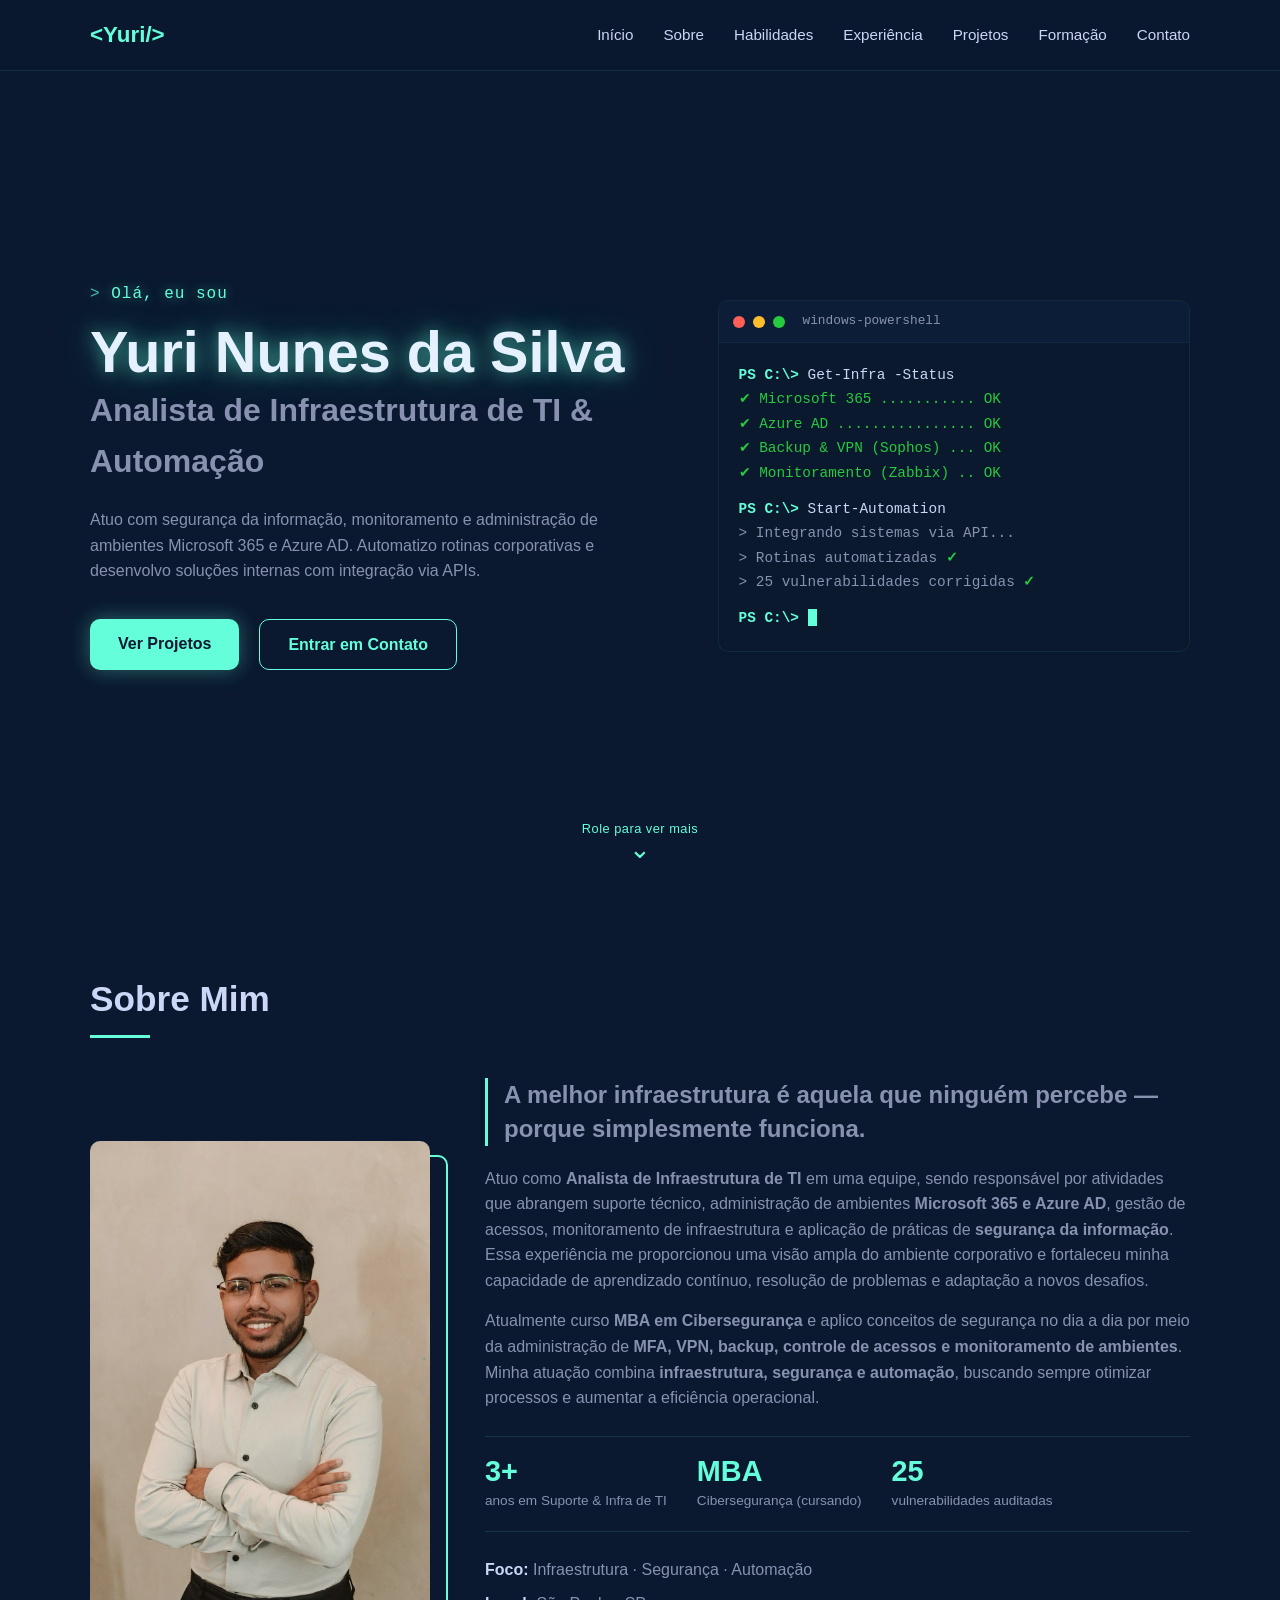
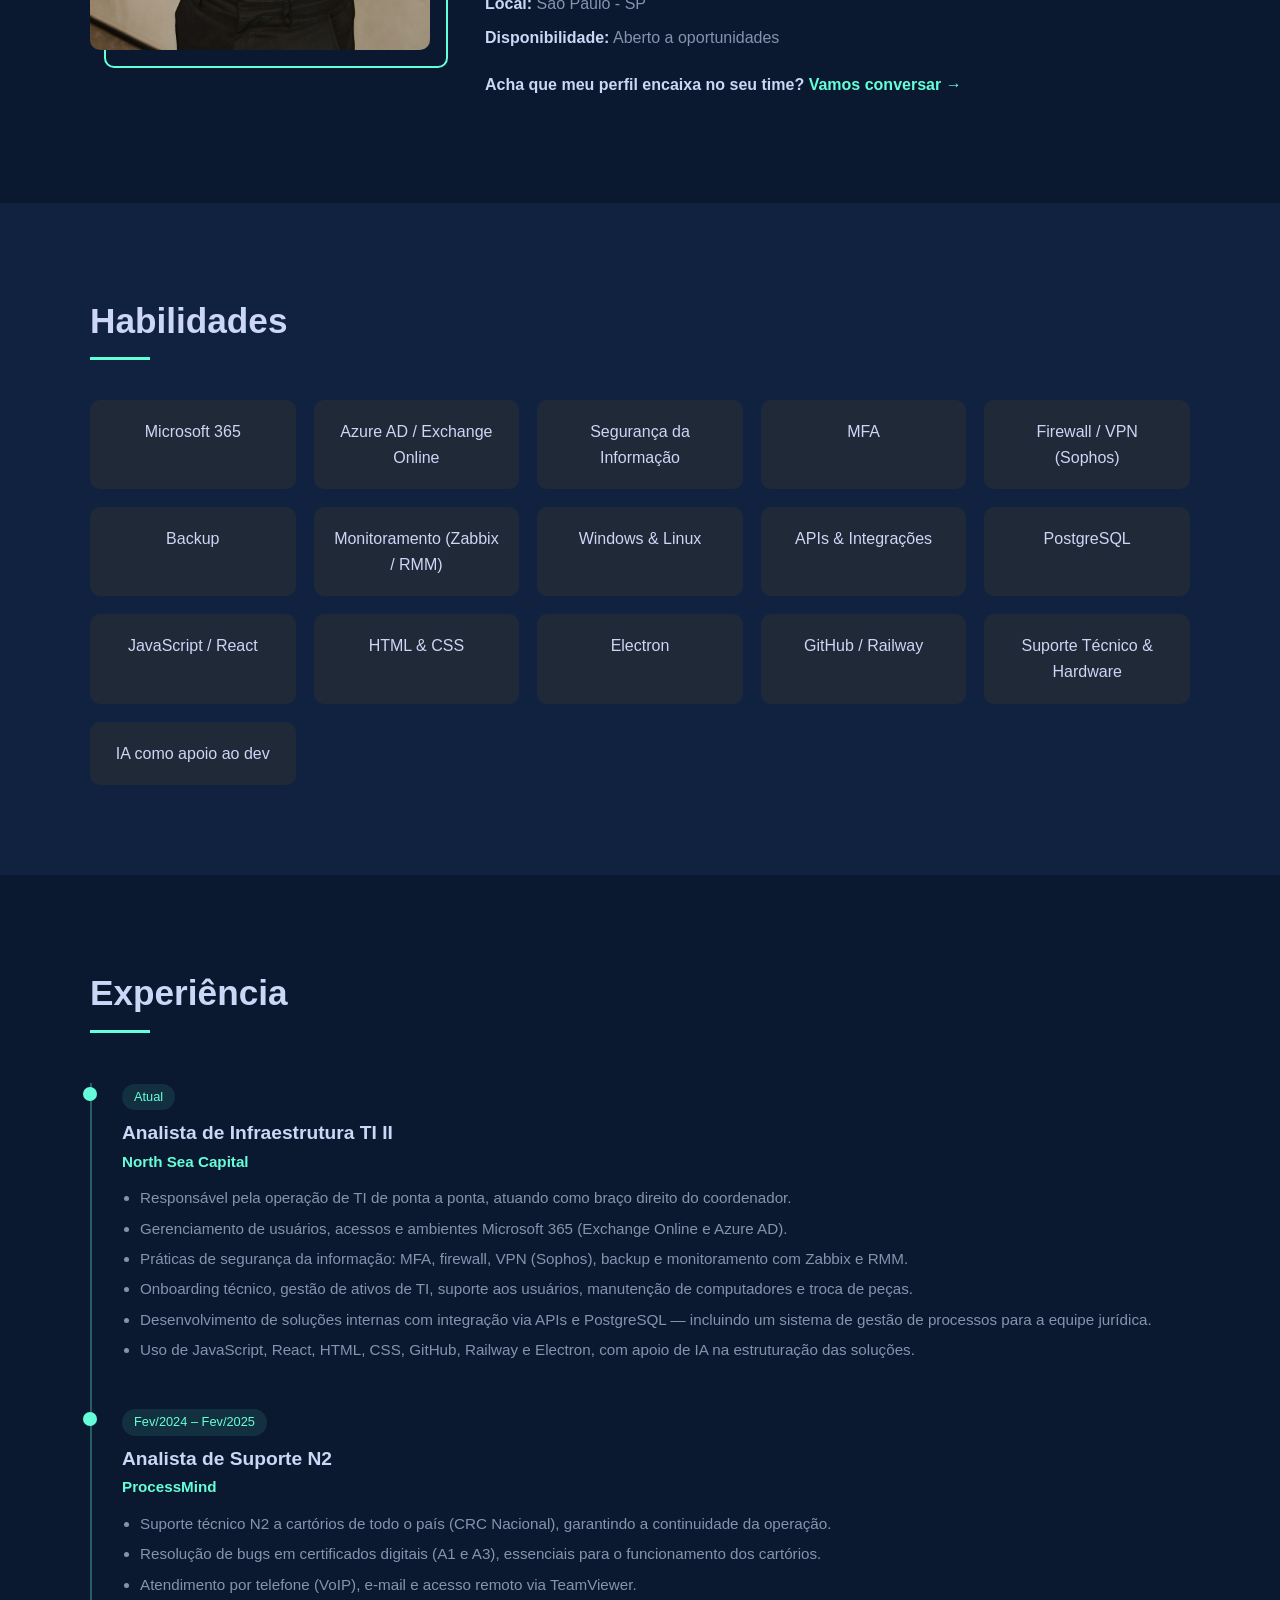
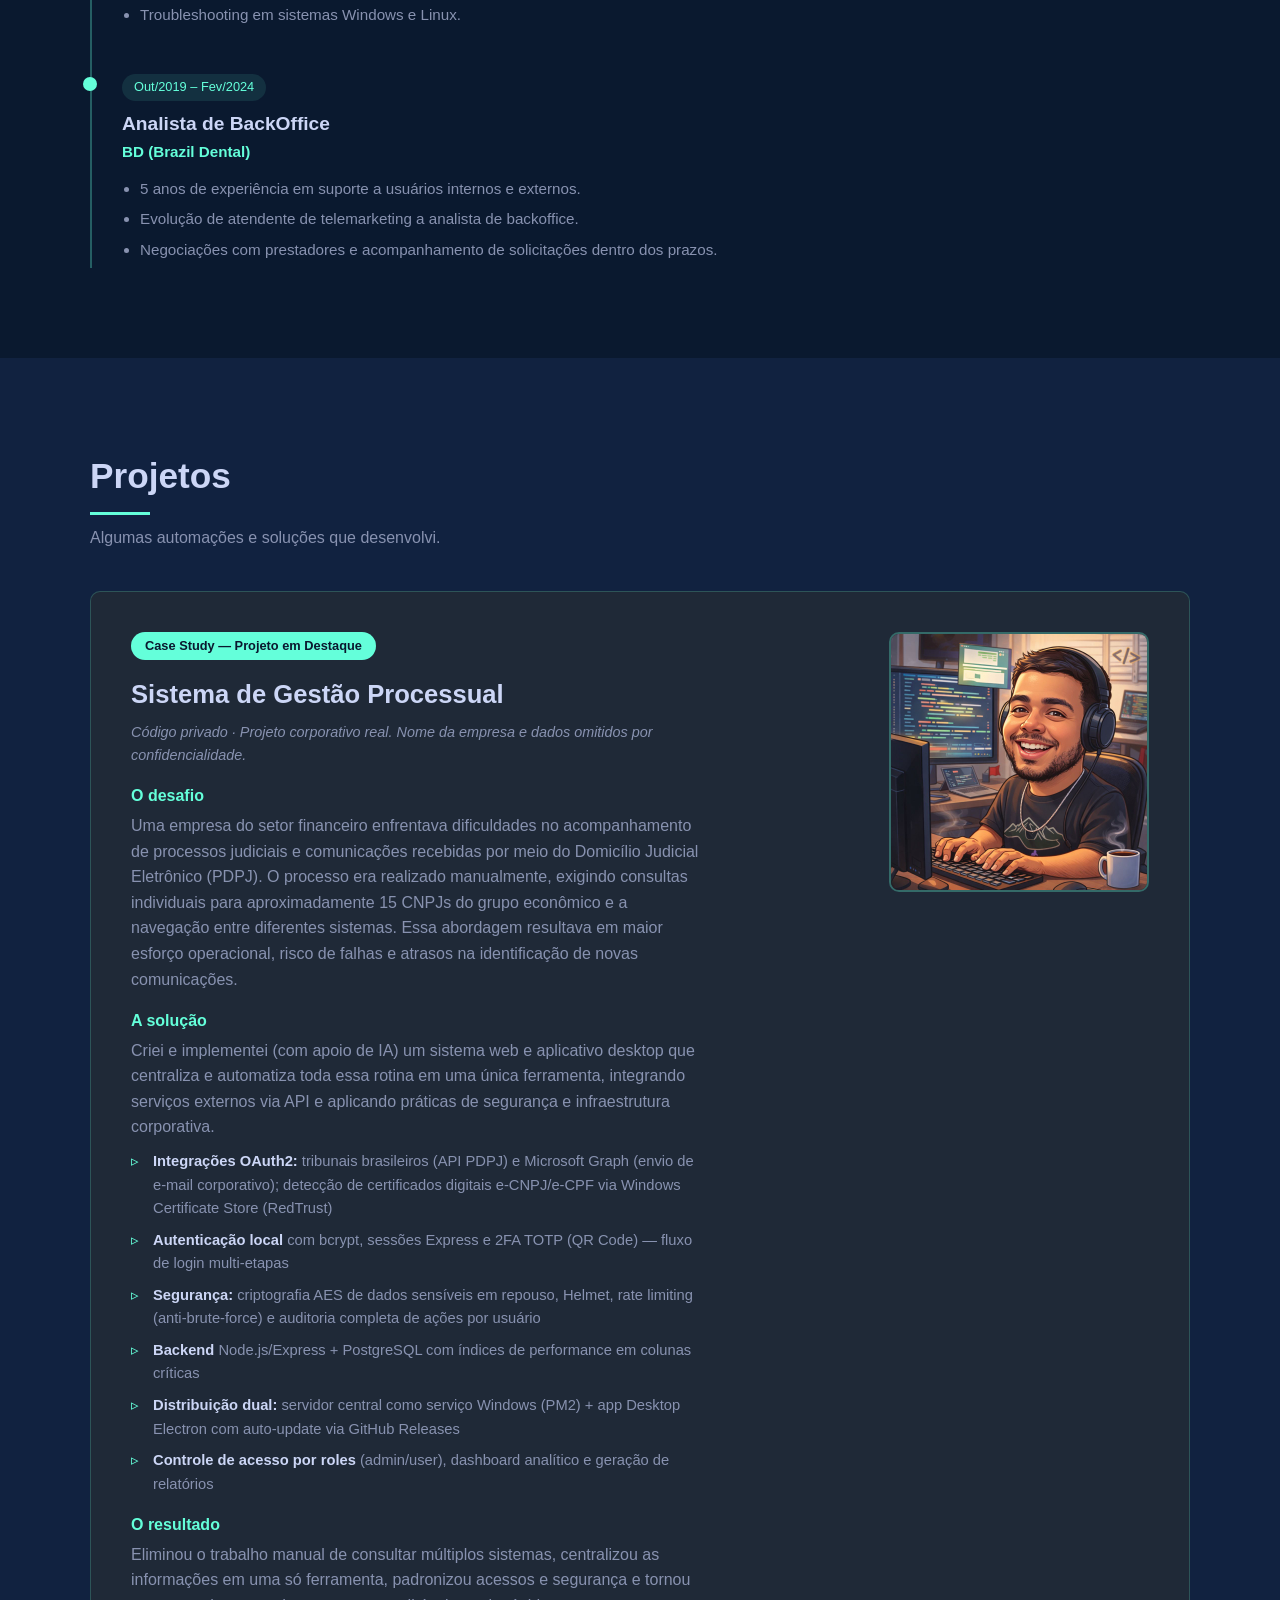
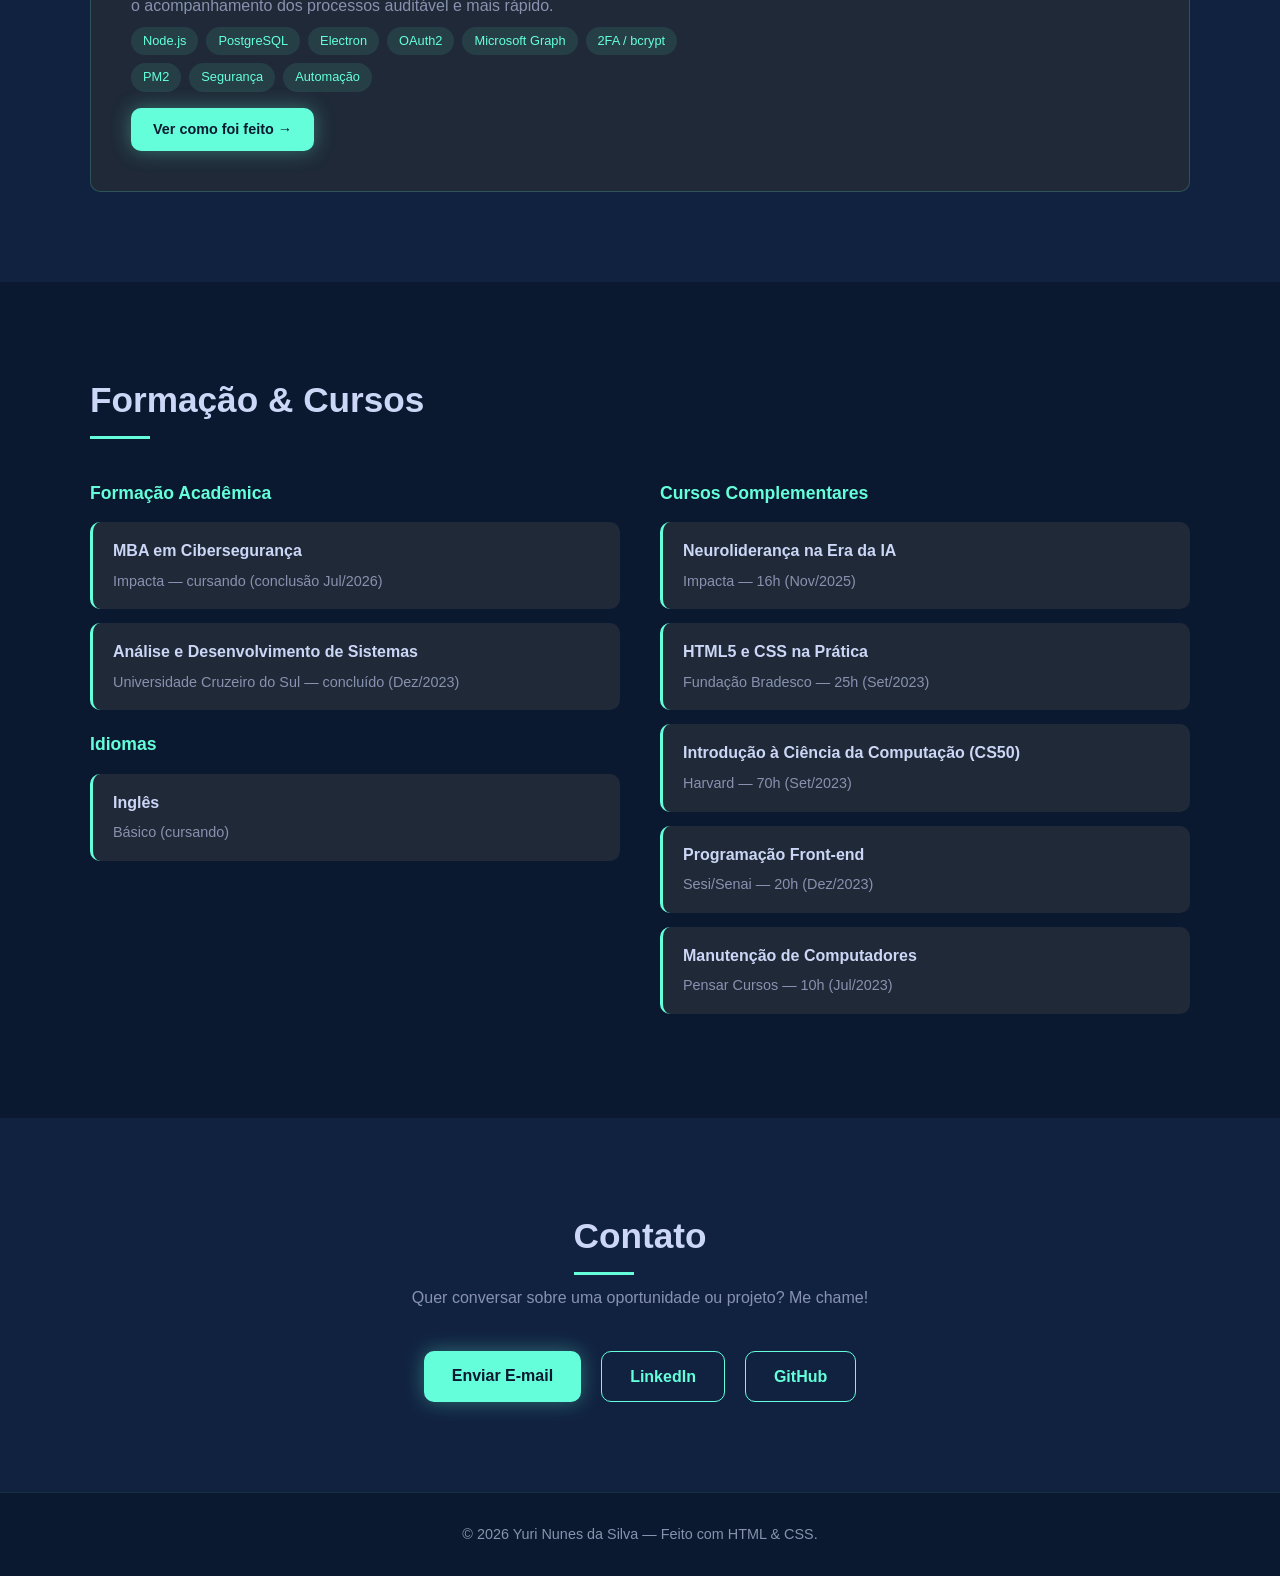
<file: index.html>
<!DOCTYPE html>
<html lang="pt-BR">
<head>
  <meta charset="UTF-8">
  <meta name="viewport" content="width=device-width, initial-scale=1.0">
  <title>Yuri Nunes | Infraestrutura de TI & Automação</title>
  <link rel="stylesheet" href="style.css">
</head>
<body>

  <!-- ================= HEADER / MENU ================= -->
  <header class="header">
    <nav class="nav container">
      <a href="#inicio" class="logo">&lt;Yuri/&gt;</a>
      <ul class="nav-links">
        <li><a href="#inicio">Início</a></li>
        <li><a href="#sobre">Sobre</a></li>
        <li><a href="#skills">Habilidades</a></li>
        <li><a href="#experiencia">Experiência</a></li>
        <li><a href="#projetos">Projetos</a></li>
        <li><a href="#formacao">Formação</a></li>
        <li><a href="#contato">Contato</a></li>
      </ul>
    </nav>
  </header>

  <!-- ================= HERO / INÍCIO ================= -->
  <section id="inicio" class="hero">
    <div class="container hero-grid">
      <div class="hero-content">
        <p class="hero-hello">Olá, eu sou</p>
        <h1 class="hero-name">Yuri Nunes da Silva</h1>
        <h2 class="hero-role">Analista de Infraestrutura de TI &amp; Automação</h2>
        <p class="hero-desc">
          Atuo com segurança da informação, monitoramento e administração de
          ambientes Microsoft 365 e Azure AD. Automatizo rotinas corporativas
          e desenvolvo soluções internas com integração via APIs.
        </p>
        <div class="hero-buttons">
          <a href="#projetos" class="btn btn-primary">Ver Projetos</a>
          <a href="#contato" class="btn btn-outline">Entrar em Contato</a>
        </div>
      </div>

      <!-- Terminal decorativo (estilo PowerShell) -->
      <div class="terminal" aria-hidden="true">
        <div class="terminal-bar">
          <span class="dot red"></span>
          <span class="dot yellow"></span>
          <span class="dot green"></span>
          <span class="terminal-title">windows-powershell</span>
        </div>
        <div class="terminal-body">
          <p><span class="t-prompt">PS C:\&gt;</span> <span class="t-cmd">Get-Infra -Status</span></p>
          <p class="t-ok">✔ Microsoft 365 ........... OK</p>
          <p class="t-ok">✔ Azure AD ................ OK</p>
          <p class="t-ok">✔ Backup &amp; VPN (Sophos) ... OK</p>
          <p class="t-ok">✔ Monitoramento (Zabbix) .. OK</p>
          <p class="t-blank">&nbsp;</p>
          <p><span class="t-prompt">PS C:\&gt;</span> <span class="t-cmd">Start-Automation</span></p>
          <p class="t-out">&gt; Integrando sistemas via API...</p>
          <p class="t-out">&gt; Rotinas automatizadas <span class="t-ok-inline">✓</span></p>
          <p class="t-out">&gt; 25 vulnerabilidades corrigidas <span class="t-ok-inline">✓</span></p>
          <p class="t-blank">&nbsp;</p>
          <p><span class="t-prompt">PS C:\&gt;</span> <span class="t-cursor"></span></p>
        </div>
      </div>
    </div>

    <a href="#sobre" class="scroll-cue" aria-label="Role para baixo para ver mais">
      <span class="scroll-cue-text">Role para ver mais</span>
      <span class="scroll-cue-arrow">⌄</span>
    </a>
  </section>

  <!-- ================= SOBRE ================= -->
  <section id="sobre" class="section">
    <div class="container">
      <h2 class="section-title">Sobre Mim</h2>
      <div class="sobre-grid">
        <div class="sobre-foto">
          <img src="yuri-profissional.jpeg" alt="Foto profissional de Yuri Nunes da Silva">
        </div>
        <div class="sobre-texto">
          <p class="sobre-headline">
            A melhor infraestrutura é aquela que ninguém percebe —
            porque simplesmente funciona.
          </p>
          <p>
            Atuo como <strong>Analista de Infraestrutura de TI</strong> em uma equipe,
            sendo responsável por atividades que abrangem suporte técnico, administração de
            ambientes <strong>Microsoft 365 e Azure AD</strong>, gestão de acessos, monitoramento
            de infraestrutura e aplicação de práticas de <strong>segurança da informação</strong>.
            Essa experiência me proporcionou uma visão ampla do ambiente corporativo e fortaleceu
            minha capacidade de aprendizado contínuo, resolução de problemas e adaptação a novos desafios.
          </p>
          <p>
            Atualmente curso <strong>MBA em Cibersegurança</strong> e aplico conceitos de segurança
            no dia a dia por meio da administração de <strong>MFA, VPN, backup, controle de acessos
            e monitoramento de ambientes</strong>. Minha atuação combina <strong>infraestrutura,
            segurança e automação</strong>, buscando sempre otimizar processos e aumentar a
            eficiência operacional.
          </p>

          <!-- Destaques rápidos -->
          <div class="sobre-destaques">
            <div class="destaque-item"><span class="destaque-num">3+</span><span class="destaque-txt">anos em Suporte &amp; Infra de TI</span></div>
            <div class="destaque-item"><span class="destaque-num">MBA</span><span class="destaque-txt">Cibersegurança (cursando)</span></div>
            <div class="destaque-item"><span class="destaque-num">25</span><span class="destaque-txt">vulnerabilidades auditadas</span></div>
          </div>

          <ul class="sobre-info">
            <li><strong>Foco:</strong> Infraestrutura · Segurança · Automação</li>
            <li><strong>Local:</strong> São Paulo - SP</li>
            <li><strong>Disponibilidade:</strong> Aberto a oportunidades</li>
          </ul>

          <p class="sobre-cta">
            Acha que meu perfil encaixa no seu time?
            <a href="#contato">Vamos conversar →</a>
          </p>
        </div>
      </div>
    </div>
  </section>

  <!-- ================= HABILIDADES ================= -->
  <section id="skills" class="section section-alt">
    <div class="container">
      <h2 class="section-title">Habilidades</h2>
      <div class="skills-grid">
        <div class="skill-card">Microsoft 365</div>
        <div class="skill-card">Azure AD / Exchange Online</div>
        <div class="skill-card">Segurança da Informação</div>
        <div class="skill-card">MFA</div>
        <div class="skill-card">Firewall / VPN (Sophos)</div>
        <div class="skill-card">Backup</div>
        <div class="skill-card">Monitoramento (Zabbix / RMM)</div>
        <div class="skill-card">Windows &amp; Linux</div>
        <div class="skill-card">APIs &amp; Integrações</div>
        <div class="skill-card">PostgreSQL</div>
        <div class="skill-card">JavaScript / React</div>
        <div class="skill-card">HTML &amp; CSS</div>
        <div class="skill-card">Electron</div>
        <div class="skill-card">GitHub / Railway</div>
        <div class="skill-card">Suporte Técnico &amp; Hardware</div>
        <div class="skill-card">IA como apoio ao dev</div>
      </div>
    </div>
  </section>

  <!-- ================= EXPERIÊNCIA ================= -->
  <section id="experiencia" class="section">
    <div class="container">
      <h2 class="section-title">Experiência</h2>
      <div class="timeline">

        <div class="timeline-item">
          <span class="timeline-date">Atual</span>
          <h3>Analista de Infraestrutura TI II</h3>
          <span class="timeline-company">North Sea Capital</span>
          <ul>
            <li>Responsável pela operação de TI de ponta a ponta, atuando como braço direito do coordenador.</li>
            <li>Gerenciamento de usuários, acessos e ambientes Microsoft 365 (Exchange Online e Azure AD).</li>
            <li>Práticas de segurança da informação: MFA, firewall, VPN (Sophos), backup e monitoramento com Zabbix e RMM.</li>
            <li>Onboarding técnico, gestão de ativos de TI, suporte aos usuários, manutenção de computadores e troca de peças.</li>
            <li>Desenvolvimento de soluções internas com integração via APIs e PostgreSQL — incluindo um sistema de gestão de processos para a equipe jurídica.</li>
            <li>Uso de JavaScript, React, HTML, CSS, GitHub, Railway e Electron, com apoio de IA na estruturação das soluções.</li>
          </ul>
        </div>

        <div class="timeline-item">
          <span class="timeline-date">Fev/2024 – Fev/2025</span>
          <h3>Analista de Suporte N2</h3>
          <span class="timeline-company">ProcessMind</span>
          <ul>
            <li>Suporte técnico N2 a cartórios de todo o país (CRC Nacional), garantindo a continuidade da operação.</li>
            <li>Resolução de bugs em certificados digitais (A1 e A3), essenciais para o funcionamento dos cartórios.</li>
            <li>Atendimento por telefone (VoIP), e-mail e acesso remoto via TeamViewer.</li>
            <li>Troubleshooting em sistemas Windows e Linux.</li>
          </ul>
        </div>

        <div class="timeline-item">
          <span class="timeline-date">Out/2019 – Fev/2024</span>
          <h3>Analista de BackOffice</h3>
          <span class="timeline-company">BD (Brazil Dental)</span>
          <ul>
            <li>5 anos de experiência em suporte a usuários internos e externos.</li>
            <li>Evolução de atendente de telemarketing a analista de backoffice.</li>
            <li>Negociações com prestadores e acompanhamento de solicitações dentro dos prazos.</li>
          </ul>
        </div>

      </div>
    </div>
  </section>

  <!-- ================= PROJETOS ================= -->
  <section id="projetos" class="section section-alt">
    <div class="container">
      <h2 class="section-title">Projetos</h2>
      <p class="section-subtitle">Algumas automações e soluções que desenvolvi.</p>

      <!-- PROJETO EM DESTAQUE (CASE STUDY ANONIMIZADO) -->
      <article class="projeto-destaque">
        <div class="destaque-info">
          <span class="destaque-badge">Case Study — Projeto em Destaque</span>
          <h3>Sistema de Gestão Processual</h3>
          <p class="destaque-contexto">
            <em>Código privado · Projeto corporativo real. Nome da empresa e dados omitidos por confidencialidade.</em>
          </p>

          <h4 class="cs-label">O desafio</h4>
          <p>
            Uma empresa do setor financeiro enfrentava dificuldades no acompanhamento de
            processos judiciais e comunicações recebidas por meio do Domicílio Judicial
            Eletrônico (PDPJ). O processo era realizado manualmente, exigindo consultas
            individuais para aproximadamente 15 CNPJs do grupo econômico e a navegação entre
            diferentes sistemas. Essa abordagem resultava em maior esforço operacional, risco
            de falhas e atrasos na identificação de novas comunicações.
          </p>

          <h4 class="cs-label">A solução</h4>
          <p>
            Criei e implementei (com apoio de IA) um sistema web e aplicativo
            desktop que centraliza e automatiza toda essa rotina em uma única ferramenta,
            integrando serviços externos via API e aplicando práticas de segurança e
            infraestrutura corporativa.
          </p>
          <ul class="destaque-features">
            <li><strong>Integrações OAuth2:</strong> tribunais brasileiros (API PDPJ) e Microsoft Graph (envio de e-mail corporativo); detecção de certificados digitais e-CNPJ/e-CPF via Windows Certificate Store (RedTrust)</li>
            <li><strong>Autenticação local</strong> com bcrypt, sessões Express e 2FA TOTP (QR Code) — fluxo de login multi-etapas</li>
            <li><strong>Segurança:</strong> criptografia AES de dados sensíveis em repouso, Helmet, rate limiting (anti-brute-force) e auditoria completa de ações por usuário</li>
            <li><strong>Backend</strong> Node.js/Express + PostgreSQL com índices de performance em colunas críticas</li>
            <li><strong>Distribuição dual:</strong> servidor central como serviço Windows (PM2) + app Desktop Electron com auto-update via GitHub Releases</li>
            <li><strong>Controle de acesso por roles</strong> (admin/user), dashboard analítico e geração de relatórios</li>
          </ul>

          <h4 class="cs-label">O resultado</h4>
          <p>
            Eliminou o trabalho manual de consultar múltiplos sistemas, centralizou as
            informações em uma só ferramenta, padronizou acessos e segurança e tornou o
            acompanhamento dos processos auditável e mais rápido.
          </p>

          <div class="projeto-tags">
            <span>Node.js</span>
            <span>PostgreSQL</span>
            <span>Electron</span>
            <span>OAuth2</span>
            <span>Microsoft Graph</span>
            <span>2FA / bcrypt</span>
            <span>PM2</span>
            <span>Segurança</span>
            <span>Automação</span>
          </div>
          <div class="projeto-links">
            <a href="case-study.html" class="btn btn-primary" style="padding:10px 22px;">Ver como foi feito →</a>
          </div>
        </div>
        <div class="destaque-img">
          <img src="desenho-yuri.jpeg" alt="Ilustração de Yuri Nunes programando">
        </div>
      </article>

      <!-- Quando tiver mais projetos, me peça que eu adiciono novos cards aqui. -->

    </div>
  </section>

  <!-- ================= FORMAÇÃO & CURSOS ================= -->
  <section id="formacao" class="section">
    <div class="container">
      <h2 class="section-title">Formação &amp; Cursos</h2>

      <div class="formacao-grid">
        <div class="formacao-col">
          <h3 class="formacao-subtitle">Formação Acadêmica</h3>
          <div class="formacao-card">
            <h4>MBA em Cibersegurança</h4>
            <span>Impacta — cursando (conclusão Jul/2026)</span>
          </div>
          <div class="formacao-card">
            <h4>Análise e Desenvolvimento de Sistemas</h4>
            <span>Universidade Cruzeiro do Sul — concluído (Dez/2023)</span>
          </div>

          <h3 class="formacao-subtitle">Idiomas</h3>
          <div class="formacao-card">
            <h4>Inglês</h4>
            <span>Básico (cursando)</span>
          </div>
        </div>

        <div class="formacao-col">
          <h3 class="formacao-subtitle">Cursos Complementares</h3>
          <div class="formacao-card">
            <h4>Neuroliderança na Era da IA</h4>
            <span>Impacta — 16h (Nov/2025)</span>
          </div>
          <div class="formacao-card">
            <h4>HTML5 e CSS na Prática</h4>
            <span>Fundação Bradesco — 25h (Set/2023)</span>
          </div>
          <div class="formacao-card">
            <h4>Introdução à Ciência da Computação (CS50)</h4>
            <span>Harvard — 70h (Set/2023)</span>
          </div>
          <div class="formacao-card">
            <h4>Programação Front-end</h4>
            <span>Sesi/Senai — 20h (Dez/2023)</span>
          </div>
          <div class="formacao-card">
            <h4>Manutenção de Computadores</h4>
            <span>Pensar Cursos — 10h (Jul/2023)</span>
          </div>
        </div>
      </div>
    </div>
  </section>

  <!-- ================= CONTATO ================= -->
  <section id="contato" class="section section-alt">
    <div class="container contato">
      <h2 class="section-title">Contato</h2>
      <p class="section-subtitle">
        Quer conversar sobre uma oportunidade ou projeto? Me chame!
      </p>
      <div class="contato-links">
        <a href="mailto:yuri.icloud21@gmail.com" class="btn btn-primary">Enviar E-mail</a>
        <a href="https://www.linkedin.com/in/yn-silva" target="_blank" class="btn btn-outline">LinkedIn</a>
        <a href="https://github.com/seuusuario" target="_blank" class="btn btn-outline">GitHub</a>
      </div>
    </div>
  </section>

  <!-- ================= RODAPÉ ================= -->
  <footer class="footer">
    <p>© 2026 Yuri Nunes da Silva — Feito com HTML &amp; CSS.</p>
  </footer>

</body>
</html>
</file>
<file: style.css>
/* ================= RESET & VARIÁVEIS ================= */
* {
  margin: 0;
  padding: 0;
  box-sizing: border-box;
}

:root {
  --bg:        #0a192f;   /* fundo principal (azul bem escuro) */
  --bg-alt:    #112240;   /* fundo das seções alternadas */
  --card:      #1f2937;   /* fundo dos cards */
  --text:      #ccd6f6;   /* texto claro */
  --text-soft: #8892b0;   /* texto secundário */
  --accent:    #64ffda;   /* cor de destaque (verde-água) */
  --radius:    10px;
}

html {
  scroll-behavior: smooth;
}

body {
  font-family: "Segoe UI", Tahoma, Geneva, Verdana, sans-serif;
  background-color: var(--bg);
  color: var(--text);
  line-height: 1.6;
}

.container {
  width: 90%;
  max-width: 1100px;
  margin: 0 auto;
}

a {
  text-decoration: none;
  color: inherit;
}

/* ================= HEADER / MENU ================= */
.header {
  position: sticky;
  top: 0;
  z-index: 100;
  background-color: rgba(10, 25, 47, 0.85);
  backdrop-filter: blur(10px);
  border-bottom: 1px solid rgba(100, 255, 218, 0.1);
}

.nav {
  display: flex;
  justify-content: space-between;
  align-items: center;
  height: 70px;
}

.logo {
  font-size: 1.4rem;
  font-weight: bold;
  color: var(--accent);
}

.nav-links {
  display: flex;
  list-style: none;
  gap: 30px;
}

.nav-links a {
  color: var(--text);
  font-size: 0.95rem;
  transition: color 0.3s;
}

.nav-links a:hover {
  color: var(--accent);
}

/* ================= FUNDO ANIMADO GLOBAL ================= */
.bg-fx {
  position: fixed;
  inset: 0;
  overflow: hidden;
  z-index: 0;
  pointer-events: none;
}

/* Grade tecnológica sutil (com leve movimento) sobre toda a página */
.bg-fx::before {
  content: "";
  position: absolute;
  inset: 0;
  background-image:
    linear-gradient(rgba(100, 255, 218, 0.05) 1px, transparent 1px),
    linear-gradient(90deg, rgba(100, 255, 218, 0.05) 1px, transparent 1px);
  background-size: 44px 44px;
  animation: gridPan 30s linear infinite;
}

@keyframes gridPan {
  from { background-position: 0 0; }
  to   { background-position: 44px 44px; }
}

/* ================= HERO ================= */
.hero {
  min-height: 90vh;
  display: flex;
  align-items: center;
  position: relative;
  z-index: 1;
}

/* Glows neon flutuantes (estilo tech) */
.hero-orb {
  position: absolute;
  border-radius: 50%;
  filter: blur(70px);
  opacity: 0.85;
  z-index: 0;
  pointer-events: none;
}

.orb-1 {
  width: 460px;
  height: 460px;
  background: radial-gradient(circle, rgba(100, 255, 218, 0.75), transparent 70%);
  top: -60px;
  left: -40px;
  animation: floatOrb 14s ease-in-out infinite;
}

.orb-2 {
  width: 520px;
  height: 520px;
  background: radial-gradient(circle, rgba(99, 102, 241, 0.7), transparent 70%);
  bottom: -120px;
  right: -60px;
  animation: floatOrb 18s ease-in-out infinite reverse;
}

@keyframes floatOrb {
  0%, 100% { transform: translate(0, 0) scale(1); }
  50%      { transform: translate(40px, -30px) scale(1.12); }
}

/* ----- Partículas flutuantes (estilo tech) ----- */
.particles {
  position: absolute;
  inset: 0;
  overflow: hidden;
  z-index: 0;
  pointer-events: none;
}

/* Feixes de luz (estilo cibernético) cruzando a tela */
.particles span {
  position: absolute;
  left: 0;
  height: 2px;
  width: 200px;
  border-radius: 2px;
  background: linear-gradient(90deg, transparent, var(--accent) 50%, transparent);
  box-shadow: 0 0 8px rgba(100, 255, 218, 0.6);
  opacity: 0;
  animation: beamR linear infinite;
}

.particles span.blue {
  background: linear-gradient(90deg, transparent, #818cf8 50%, transparent);
  box-shadow: 0 0 8px rgba(99, 102, 241, 0.6);
}

/* pares cruzam no sentido inverso (direita -> esquerda) */
.particles span:nth-child(even) {
  animation-name: beamL;
}

@keyframes beamR {
  0%   { transform: translateX(-220px); opacity: 0; }
  8%   { opacity: 0.7; }
  92%  { opacity: 0.7; }
  100% { transform: translateX(100vw); opacity: 0; }
}

@keyframes beamL {
  0%   { transform: translateX(100vw); opacity: 0; }
  8%   { opacity: 0.7; }
  92%  { opacity: 0.7; }
  100% { transform: translateX(-220px); opacity: 0; }
}

/* Variações: altura na tela, comprimento, velocidade e atraso */
.particles span:nth-child(1)  { top: 8%;  width: 220px; animation-duration: 9s;  animation-delay: 0s; }
.particles span:nth-child(2)  { top: 16%; width: 160px; animation-duration: 12s; animation-delay: 2s; }
.particles span:nth-child(3)  { top: 24%; width: 260px; animation-duration: 11s; animation-delay: 5s; }
.particles span:nth-child(4)  { top: 33%; width: 180px; animation-duration: 14s; animation-delay: 1s; }
.particles span:nth-child(5)  { top: 42%; width: 200px; animation-duration: 10s; animation-delay: 7s; }
.particles span:nth-child(6)  { top: 50%; width: 150px; animation-duration: 13s; animation-delay: 3s; }
.particles span:nth-child(7)  { top: 58%; width: 240px; animation-duration: 9s;  animation-delay: 9s; }
.particles span:nth-child(8)  { top: 66%; width: 180px; animation-duration: 15s; animation-delay: 4s; }
.particles span:nth-child(9)  { top: 74%; width: 200px; animation-duration: 11s; animation-delay: 6s; }
.particles span:nth-child(10) { top: 82%; width: 160px; animation-duration: 12s; animation-delay: 2s; }
.particles span:nth-child(11) { top: 90%; width: 220px; animation-duration: 10s; animation-delay: 8s; }
.particles span:nth-child(12) { top: 12%; width: 180px; animation-duration: 13s; animation-delay: 11s; }
.particles span:nth-child(13) { top: 38%; width: 240px; animation-duration: 9s;  animation-delay: 13s; }
.particles span:nth-child(14) { top: 70%; width: 160px; animation-duration: 14s; animation-delay: 10s; }

.hero-grid {
  display: grid;
  grid-template-columns: 1.1fr 0.9fr;
  gap: 50px;
  align-items: center;
  position: relative;
  z-index: 1;
}

/* ----- Terminal decorativo ----- */
.terminal {
  background-color: rgba(13, 27, 46, 0.45);
  border: 1px solid rgba(100, 255, 218, 0.08);
  border-radius: 10px;
  box-shadow: none;
  overflow: hidden;
  -webkit-backdrop-filter: blur(2px);
          backdrop-filter: blur(2px);
  font-family: Consolas, "Courier New", monospace;
}

.terminal-bar {
  display: flex;
  align-items: center;
  gap: 8px;
  background-color: rgba(17, 34, 64, 0.5);
  padding: 10px 14px;
  border-bottom: 1px solid rgba(255, 255, 255, 0.04);
}

.terminal-bar .dot {
  width: 12px;
  height: 12px;
  border-radius: 50%;
  display: inline-block;
}

.dot.red { background-color: #ff5f56; }
.dot.yellow { background-color: #ffbd2e; }
.dot.green { background-color: #27c93f; }

.terminal-title {
  color: var(--text-soft);
  font-size: 0.8rem;
  margin-left: 10px;
}

.terminal-body {
  padding: 20px;
  font-size: 0.9rem;
  line-height: 1.7;
}

.terminal-body p {
  margin: 0;
  white-space: nowrap;
}

.t-prompt { color: var(--accent); font-weight: bold; }
.t-cmd { color: #ccd6f6; }
.t-ok { color: #27c93f; }
.t-ok-inline { color: #27c93f; font-weight: bold; }
.t-out { color: #8892b0; }
.t-blank { line-height: 0.8; }

/* Cursor piscante */
.t-cursor {
  display: inline-block;
  width: 9px;
  height: 1.05rem;
  background-color: var(--accent);
  vertical-align: text-bottom;
  animation: blink 1.1s steps(1) infinite;
}

@keyframes blink {
  50% { opacity: 0; }
}

.hero-hello {
  color: var(--accent);
  font-family: Consolas, "Courier New", monospace;
  font-size: 1rem;
  letter-spacing: 1px;
  margin-bottom: 14px;
  text-shadow: 0 0 12px rgba(100, 255, 218, 0.5);
}

.hero-hello::before {
  content: "> ";
  opacity: 0.7;
}

.hero-name {
  font-size: 3.6rem;
  color: #e6f1ff;
  line-height: 1.1;
  text-shadow: 0 0 18px rgba(100, 255, 218, 0.55), 0 0 45px rgba(100, 255, 218, 0.3);
}

.hero-role {
  font-size: 2rem;
  color: var(--text-soft);
  margin-bottom: 20px;
}

.hero-desc {
  max-width: 600px;
  color: var(--text-soft);
  margin-bottom: 35px;
}

.hero-buttons {
  display: flex;
  gap: 20px;
  flex-wrap: wrap;
}

/* Indicador "role para baixo" */
.scroll-cue {
  position: absolute;
  bottom: 24px;
  left: 50%;
  transform: translateX(-50%);
  display: flex;
  flex-direction: column;
  align-items: center;
  gap: 2px;
  color: var(--accent);
  font-size: 0.8rem;
  letter-spacing: 0.5px;
  z-index: 2;
  animation: bounceCue 2s ease-in-out infinite;
}

.scroll-cue-arrow {
  font-size: 1.6rem;
  line-height: 0.6;
}

@keyframes bounceCue {
  0%, 100% { transform: translateX(-50%) translateY(0); opacity: 0.7; }
  50%      { transform: translateX(-50%) translateY(8px); opacity: 1; }
}

/* ================= BOTÕES ================= */
.btn {
  display: inline-block;
  padding: 12px 28px;
  border-radius: var(--radius);
  font-weight: 600;
  transition: all 0.3s;
  cursor: pointer;
}

.btn-primary {
  background-color: var(--accent);
  color: var(--bg);
  box-shadow: 0 0 20px rgba(100, 255, 218, 0.35);
}

.btn-primary:hover {
  opacity: 0.9;
  transform: translateY(-3px);
  box-shadow: 0 0 30px rgba(100, 255, 218, 0.6);
}

.btn-outline {
  border: 1px solid var(--accent);
  color: var(--accent);
}

.btn-outline:hover {
  background-color: rgba(100, 255, 218, 0.1);
  transform: translateY(-3px);
}

/* ================= SEÇÕES ================= */
.section {
  padding: 90px 0;
  position: relative;
  z-index: 1;
}

.section-alt {
  background-color: var(--bg-alt);
}

.section-title {
  font-size: 2.2rem;
  margin-bottom: 10px;
  position: relative;
  display: inline-block;
}

.section-title::after {
  content: "";
  display: block;
  width: 60px;
  height: 3px;
  background-color: var(--accent);
  margin-top: 8px;
}

.section-subtitle {
  color: var(--text-soft);
  margin-bottom: 40px;
}

/* ================= SOBRE ================= */
.sobre-grid {
  display: grid;
  grid-template-columns: 340px 1fr;
  gap: 55px;
  align-items: center;
  margin-top: 30px;
}

.sobre-foto {
  position: relative;
}

.sobre-foto img {
  width: 100%;
  border-radius: var(--radius);
  display: block;
  position: relative;
  z-index: 1;
  filter: grayscale(15%);
  transition: filter 0.4s, transform 0.4s;
}

.sobre-foto:hover img {
  filter: grayscale(0%);
  transform: translate(-6px, -6px);
}

/* Moldura decorativa atrás da foto */
.sobre-foto::after {
  content: "";
  position: absolute;
  top: 14px;
  left: 14px;
  width: 100%;
  height: 100%;
  border: 2px solid var(--accent);
  border-radius: var(--radius);
  z-index: 0;
  transition: all 0.4s;
}

.sobre-foto:hover::after {
  top: 18px;
  left: 18px;
}

.sobre-headline {
  font-size: 1.5rem;
  font-weight: 600;
  color: var(--text);
  line-height: 1.4;
  margin-bottom: 20px !important;
  border-left: 3px solid var(--accent);
  padding-left: 16px;
}

.sobre-texto p {
  color: var(--text-soft);
  margin-bottom: 15px;
}

/* Destaques rápidos */
.sobre-destaques {
  display: flex;
  gap: 30px;
  flex-wrap: wrap;
  margin: 25px 0;
  padding: 20px 0;
  border-top: 1px solid rgba(100, 255, 218, 0.12);
  border-bottom: 1px solid rgba(100, 255, 218, 0.12);
}

.destaque-item {
  display: flex;
  flex-direction: column;
}

.destaque-num {
  font-size: 1.8rem;
  font-weight: 700;
  color: var(--accent);
  line-height: 1;
}

.destaque-txt {
  color: var(--text-soft);
  font-size: 0.85rem;
  margin-top: 4px;
}

.sobre-cta {
  margin-top: 22px !important;
  font-weight: 600;
  color: var(--text) !important;
}

.sobre-cta a {
  color: var(--accent);
}

.sobre-cta a:hover {
  text-decoration: underline;
}

.sobre-info {
  list-style: none;
  margin-top: 20px;
}

.sobre-info li {
  margin-bottom: 8px;
  color: var(--text-soft);
}

.sobre-info strong {
  color: var(--text);
}

/* ================= HABILIDADES ================= */
.skills-grid {
  display: grid;
  grid-template-columns: repeat(auto-fit, minmax(200px, 1fr));
  gap: 18px;
  margin-top: 30px;
}

.skill-card {
  background-color: var(--card);
  padding: 18px;
  border-radius: var(--radius);
  text-align: center;
  border: 1px solid transparent;
  transition: all 0.3s;
}

.skill-card:hover {
  border-color: var(--accent);
  transform: translateY(-5px);
  color: var(--accent);
}

/* ================= PROJETOS ================= */
.projetos-grid {
  display: grid;
  grid-template-columns: repeat(auto-fit, minmax(300px, 1fr));
  gap: 30px;
}

.projeto-card {
  background-color: var(--card);
  border-radius: var(--radius);
  overflow: hidden;
  transition: transform 0.3s, box-shadow 0.3s;
}

.projeto-card:hover {
  transform: translateY(-8px);
  box-shadow: 0 15px 30px rgba(0, 0, 0, 0.4);
}

.projeto-img img {
  width: 100%;
  display: block;
}

.projeto-body {
  padding: 22px;
}

.projeto-body h3 {
  font-size: 1.2rem;
  margin-bottom: 12px;
  color: var(--text);
}

.projeto-body p {
  color: var(--text-soft);
  font-size: 0.95rem;
  margin-bottom: 16px;
}

.projeto-tags {
  display: flex;
  flex-wrap: wrap;
  gap: 8px;
  margin-bottom: 16px;
}

.projeto-tags span {
  background-color: rgba(100, 255, 218, 0.1);
  color: var(--accent);
  font-size: 0.8rem;
  padding: 4px 12px;
  border-radius: 20px;
}

.projeto-links {
  display: flex;
  gap: 20px;
}

.projeto-links a {
  color: var(--accent);
  font-size: 0.9rem;
  font-weight: 600;
  transition: opacity 0.3s;
}

.projeto-links a:hover {
  opacity: 0.7;
}

/* ================= CONTATO ================= */
.contato {
  text-align: center;
}

.contato .section-title {
  display: inline-block;
}

.contato-links {
  display: flex;
  justify-content: center;
  gap: 20px;
  flex-wrap: wrap;
  margin-top: 20px;
}

/* ================= RODAPÉ ================= */
.footer {
  background-color: var(--bg);
  position: relative;
  z-index: 1;
  text-align: center;
  padding: 30px 0;
  color: var(--text-soft);
  font-size: 0.9rem;
  border-top: 1px solid rgba(100, 255, 218, 0.1);
}

/* ================= EXPERIÊNCIA (TIMELINE) ================= */
.timeline {
  margin-top: 40px;
  border-left: 2px solid rgba(100, 255, 218, 0.3);
  padding-left: 30px;
  display: flex;
  flex-direction: column;
  gap: 40px;
}

.timeline-item {
  position: relative;
}

.timeline-item::before {
  content: "";
  position: absolute;
  left: -39px;
  top: 4px;
  width: 14px;
  height: 14px;
  border-radius: 50%;
  background-color: var(--accent);
}

.timeline-date {
  display: inline-block;
  background-color: rgba(100, 255, 218, 0.1);
  color: var(--accent);
  font-size: 0.8rem;
  padding: 3px 12px;
  border-radius: 20px;
  margin-bottom: 8px;
}

.timeline-item h3 {
  font-size: 1.2rem;
  color: var(--text);
}

.timeline-company {
  color: var(--accent);
  font-size: 0.95rem;
  font-weight: 600;
}

.timeline-item ul {
  margin-top: 12px;
  padding-left: 18px;
  color: var(--text-soft);
}

.timeline-item li {
  margin-bottom: 6px;
  font-size: 0.95rem;
}

/* ================= FORMAÇÃO & CURSOS ================= */
.formacao-grid {
  display: grid;
  grid-template-columns: 1fr 1fr;
  gap: 40px;
  margin-top: 30px;
}

.formacao-subtitle {
  color: var(--accent);
  font-size: 1.1rem;
  margin: 20px 0 15px;
}

.formacao-subtitle:first-child {
  margin-top: 0;
}

.formacao-card {
  background-color: var(--card);
  padding: 16px 20px;
  border-radius: var(--radius);
  margin-bottom: 14px;
  border-left: 3px solid var(--accent);
}

.formacao-card h4 {
  color: var(--text);
  font-size: 1rem;
  margin-bottom: 4px;
}

.formacao-card span {
  color: var(--text-soft);
  font-size: 0.9rem;
}

/* ================= PROJETO EM DESTAQUE (CASE STUDY) ================= */
.projeto-destaque {
  display: grid;
  grid-template-columns: 1.4fr 1fr;
  gap: 40px;
  align-items: center;
  background-color: var(--card);
  border-radius: var(--radius);
  padding: 40px;
  margin-top: 30px;
  border: 1px solid rgba(100, 255, 218, 0.2);
}

.destaque-badge {
  display: inline-block;
  background-color: var(--accent);
  color: var(--bg);
  font-size: 0.8rem;
  font-weight: 700;
  padding: 4px 14px;
  border-radius: 20px;
  margin-bottom: 14px;
}

.destaque-info h3 {
  font-size: 1.6rem;
  color: var(--text);
  margin-bottom: 6px;
}

.destaque-contexto {
  color: var(--text-soft);
  font-size: 0.9rem;
  margin-bottom: 16px;
}

.cs-label {
  color: var(--accent);
  font-size: 1rem;
  margin: 16px 0 4px;
}

.destaque-info p {
  color: var(--text-soft);
  margin-bottom: 8px;
}

.destaque-features {
  list-style: none;
  margin: 10px 0 16px;
}

.destaque-features li {
  color: var(--text-soft);
  font-size: 0.92rem;
  margin-bottom: 8px;
  padding-left: 22px;
  position: relative;
}

.destaque-features li::before {
  content: "▹";
  position: absolute;
  left: 0;
  color: var(--accent);
}

.destaque-features strong {
  color: var(--text);
}

.destaque-img {
  display: flex;
  align-items: flex-start;
  justify-content: flex-end;
  align-self: start;
}

.destaque-img img {
  width: 260px;
  aspect-ratio: 1 / 1;
  object-fit: cover;
  border-radius: var(--radius);
  border: 2px solid rgba(100, 255, 218, 0.3);
  display: block;
}

.projeto-nota {
  color: var(--accent);
  font-size: 0.9rem;
  font-weight: 600;
}

.projeto-titulo-link {
  color: var(--text);
  transition: color 0.3s;
}

.projeto-titulo-link:hover {
  color: var(--accent);
}

.destaque-info .projeto-links {
  align-items: center;
}

/* Corrige a cor do texto do botão dentro dos links do projeto */
.projeto-links a.btn-primary {
  color: var(--bg);
}

/* ================= PÁGINA DE CASE STUDY ================= */
.cs-back {
  display: inline-block;
  color: var(--accent);
  margin-bottom: 25px;
  font-size: 0.95rem;
}

.cs-back:hover {
  text-decoration: underline;
}

.cs-hero {
  padding: 60px 0 30px;
  position: relative;
  z-index: 1;
}

.cs-hero h1 {
  font-size: 2.6rem;
  color: var(--text);
  margin-bottom: 10px;
}

.cs-hero .cs-sub {
  color: var(--text-soft);
  font-size: 1.1rem;
  max-width: 750px;
}

.cs-confidencial {
  background-color: rgba(245, 158, 11, 0.1);
  border-left: 4px solid #f59e0b;
  padding: 14px 18px;
  border-radius: 0 6px 6px 0;
  color: var(--text-soft);
  font-size: 0.9rem;
  margin: 20px 0;
}

.cs-section {
  padding: 35px 0;
  border-top: 1px solid rgba(100, 255, 218, 0.08);
  position: relative;
  z-index: 1;
}

.cs-section h2 {
  font-size: 1.8rem;
  color: var(--text);
  margin-bottom: 16px;
}

.cs-section h2::before {
  content: "# ";
  color: var(--accent);
}

.cs-section h2.with-emoji::before {
  content: none;
}

/* Tags da stack no topo do case */
.cs-stack-tags {
  display: flex;
  flex-wrap: wrap;
  gap: 10px;
  margin: 22px 0;
}

.cs-stack-tags span {
  background: rgba(100, 255, 218, 0.1);
  color: var(--accent);
  border: 1px solid rgba(100, 255, 218, 0.25);
  padding: 6px 14px;
  border-radius: 20px;
  font-size: 0.85rem;
}

/* Diagrama Mermaid (painel claro p/ legibilidade) */
.mermaid-wrap {
  background: #f8fafc;
  border: 1px solid rgba(100, 255, 218, 0.2);
  border-radius: var(--radius);
  padding: 18px;
  margin: 22px 0;
  overflow-x: auto;
}

.mermaid-wrap .mermaid {
  display: flex;
  justify-content: center;
}

/* faz o desenho preencher o painel (sem sobrar tanto branco) */
.mermaid-wrap .mermaid svg {
  width: 100% !important;
  max-width: 820px !important;
  height: auto !important;
}

.arch-subtitle {
  color: var(--accent) !important;
  font-size: 1.15rem;
  margin-top: 34px !important;
}

/* Arquitetura — zonas e cards */
.arch-zone {
  background: var(--card);
  border: 1px solid rgba(255, 255, 255, 0.05);
  border-radius: var(--radius);
  padding: 24px;
  margin: 16px 0;
}

.arch-zone > h3 {
  color: var(--text);
  font-size: 1.15rem;
  margin: 0 0 16px;
}

.arch-grid {
  display: grid;
  grid-template-columns: repeat(auto-fit, minmax(240px, 1fr));
  gap: 16px;
}

.arch-card {
  background: rgba(13, 27, 46, 0.6);
  border-left: 3px solid var(--accent);
  border-radius: 8px;
  padding: 14px 16px;
}

.arch-card h4 {
  color: var(--text);
  font-size: 0.98rem;
  margin: 0 0 6px;
  display: flex;
  justify-content: space-between;
  align-items: center;
  gap: 8px;
}

.arch-card h4 span {
  font-size: 0.7rem;
  background: rgba(100, 255, 218, 0.15);
  color: var(--accent);
  padding: 2px 8px;
  border-radius: 10px;
  font-weight: 600;
  white-space: nowrap;
}

.arch-card p {
  color: var(--text-soft);
  font-size: 0.9rem;
  margin: 0;
}

.arch-connector {
  text-align: center;
  color: var(--accent);
  font-size: 0.85rem;
  margin: 14px 0;
  font-family: Consolas, "Courier New", monospace;
}

/* Passo a passo */
.steps {
  display: flex;
  flex-direction: column;
  gap: 16px;
  margin-top: 20px;
}

.step {
  display: flex;
  gap: 16px;
  background: var(--card);
  border-radius: var(--radius);
  padding: 18px 20px;
}

.step-num {
  flex: none;
  width: 36px;
  height: 36px;
  border-radius: 50%;
  background: var(--accent);
  color: var(--bg);
  font-weight: 700;
  display: flex;
  align-items: center;
  justify-content: center;
}

.step h4 {
  color: var(--text);
  margin: 0 0 4px;
  font-size: 1.05rem;
}

.step p {
  color: var(--text-soft);
  margin: 0;
  font-size: 0.92rem;
}

/* Fluxogramas (caixas + setas) */
.flow {
  display: flex;
  flex-wrap: wrap;
  align-items: stretch;
  gap: 10px;
  margin: 18px 0 10px;
}

.flow-box {
  flex: 1 1 120px;
  min-width: 110px;
  background: rgba(13, 27, 46, 0.6);
  border: 1px solid rgba(100, 255, 218, 0.25);
  border-radius: 8px;
  padding: 12px 14px;
  text-align: center;
  display: flex;
  flex-direction: column;
  justify-content: center;
}

.flow-box strong {
  color: var(--accent);
  display: block;
  font-size: 0.9rem;
  margin-bottom: 3px;
}

.flow-box small {
  color: var(--text-soft);
  font-size: 0.75rem;
  line-height: 1.3;
}

.flow-arrow {
  display: flex;
  align-items: center;
  justify-content: center;
  color: var(--accent);
  font-size: 1.4rem;
  flex: none;
}

.flow-note {
  font-size: 0.9rem;
  color: var(--text-soft) !important;
  background: rgba(100, 255, 218, 0.06);
  border-left: 3px solid var(--accent);
  padding: 10px 14px;
  border-radius: 0 6px 6px 0;
}

/* No celular, o fluxo vira vertical e as setas apontam para baixo */
@media (max-width: 640px) {
  .flow {
    flex-direction: column;
  }
  .flow-arrow {
    transform: rotate(90deg);
  }
}

.cs-section h3 {
  font-size: 1.2rem;
  color: var(--accent);
  margin: 24px 0 10px;
}

.cs-section p {
  color: var(--text-soft);
  margin-bottom: 14px;
  max-width: 850px;
}

.cs-section ul {
  color: var(--text-soft);
  margin: 0 0 16px 20px;
  max-width: 850px;
}

.cs-section li {
  margin-bottom: 8px;
}

.cs-section strong {
  color: var(--text);
}

/* Cards de métricas */
.cs-metrics {
  display: grid;
  grid-template-columns: repeat(auto-fit, minmax(150px, 1fr));
  gap: 18px;
  margin: 20px 0;
}

.cs-metric {
  background-color: var(--card);
  border-radius: var(--radius);
  padding: 22px;
  text-align: center;
  border-top: 3px solid var(--accent);
}

.cs-metric .num {
  font-size: 2.2rem;
  font-weight: 700;
  color: var(--accent);
  display: block;
}

.cs-metric .lbl {
  color: var(--text-soft);
  font-size: 0.85rem;
}

/* Tabelas */
.cs-table {
  width: 100%;
  border-collapse: collapse;
  margin: 16px 0;
  font-size: 0.88rem;
  background-color: var(--card);
  border-radius: var(--radius);
  overflow: hidden;
}

.cs-table th {
  background-color: #0d2440;
  color: var(--text);
  text-align: left;
  padding: 10px 12px;
  font-weight: 600;
}

.cs-table td {
  padding: 10px 12px;
  border-top: 1px solid rgba(255, 255, 255, 0.05);
  color: var(--text-soft);
}

.cs-table tr:hover td {
  background-color: rgba(100, 255, 218, 0.03);
}

/* Badges de severidade */
.sev {
  display: inline-block;
  padding: 2px 10px;
  border-radius: 12px;
  font-size: 0.75rem;
  font-weight: 700;
  white-space: nowrap;
}

.sev-critica { background: rgba(220, 38, 38, 0.2); color: #f87171; }
.sev-alta    { background: rgba(234, 88, 12, 0.2); color: #fb923c; }
.sev-media   { background: rgba(202, 138, 4, 0.2); color: #facc15; }
.sev-baixa   { background: rgba(59, 130, 246, 0.2); color: #60a5fa; }

/* Blocos de código */
.cs-code {
  background-color: #0d1b2e;
  border: 1px solid rgba(100, 255, 218, 0.1);
  border-radius: var(--radius);
  padding: 16px 18px;
  margin: 12px 0;
  overflow-x: auto;
}

.cs-code pre {
  font-family: Consolas, "Courier New", monospace;
  font-size: 0.85rem;
  color: #cdd9e5;
  line-height: 1.5;
  white-space: pre;
}

.cs-code-label {
  font-size: 0.8rem;
  font-weight: 700;
  margin-bottom: 6px;
}

.cs-code-label.antes { color: #f87171; }
.cs-code-label.depois { color: #64ffda; }

.cs-stack-grid {
  display: grid;
  grid-template-columns: repeat(auto-fit, minmax(220px, 1fr));
  gap: 14px;
  margin: 18px 0;
}

.cs-stack-item {
  background-color: var(--card);
  padding: 14px 16px;
  border-radius: var(--radius);
  border-left: 3px solid var(--accent);
}

.cs-stack-item strong { color: var(--text); display: block; margin-bottom: 2px; }
.cs-stack-item span { color: var(--text-soft); font-size: 0.85rem; }

/* ================= RESPONSIVO (CELULAR) ================= */
@media (max-width: 768px) {
  /* Menu: empilha e centraliza, links quebram linha */
  .nav {
    flex-direction: column;
    height: auto;
    padding: 12px 0;
    gap: 10px;
  }
  .nav-links {
    flex-wrap: wrap;
    justify-content: center;
    gap: 12px 18px;
    font-size: 0.85rem;
  }

  .hero {
    min-height: auto;
    padding: 50px 0;
  }
  .scroll-cue { display: none; }
  .hero-name { font-size: 2.4rem; }
  .hero-role { font-size: 1.3rem; }
  .hero-grid {
    grid-template-columns: 1fr;
    gap: 30px;
  }
  .terminal-body {
    font-size: 0.78rem;
    padding: 16px;
  }

  .section { padding: 60px 0; }
  .section-title { font-size: 1.8rem; }

  .sobre-grid {
    grid-template-columns: 1fr;
    text-align: center;
  }
  .sobre-foto {
    max-width: 240px;
    margin: 0 auto;
  }
  .sobre-headline {
    border-left: none;
    padding-left: 0;
    font-size: 1.3rem;
  }
  .sobre-destaques {
    justify-content: center;
    gap: 22px;
  }

  .formacao-grid {
    grid-template-columns: 1fr;
    gap: 20px;
  }

  .projeto-destaque {
    grid-template-columns: 1fr;
    padding: 24px;
  }
  .destaque-img {
    order: -1;
    justify-content: center;
  }
  .destaque-info h3 { font-size: 1.4rem; }

  /* Case study */
  .cs-hero { padding: 40px 0 20px; }
  .cs-hero h1 { font-size: 2rem; }
  .cs-section h2 { font-size: 1.5rem; }
  .cs-table { font-size: 0.8rem; }
  .cs-table th, .cs-table td { padding: 8px 10px; }

  /* diagramas: mantêm tamanho legível e rolam lateralmente */
  .mermaid-wrap { padding: 14px 10px; }
  .mermaid-wrap .mermaid svg { min-width: 440px; }
}

/* Telas bem pequenas (celulares menores) */
@media (max-width: 480px) {
  .hero-name { font-size: 2rem; }
  .hero-role { font-size: 1.1rem; }
  .section-title { font-size: 1.6rem; }
  .cs-hero h1 { font-size: 1.7rem; }

  .sobre-destaques {
    flex-direction: column;
    gap: 14px;
  }

  .hero-buttons,
  .contato-links {
    flex-direction: column;
  }
  .hero-buttons .btn,
  .contato-links .btn {
    width: 100%;
    text-align: center;
  }
}
</file>
